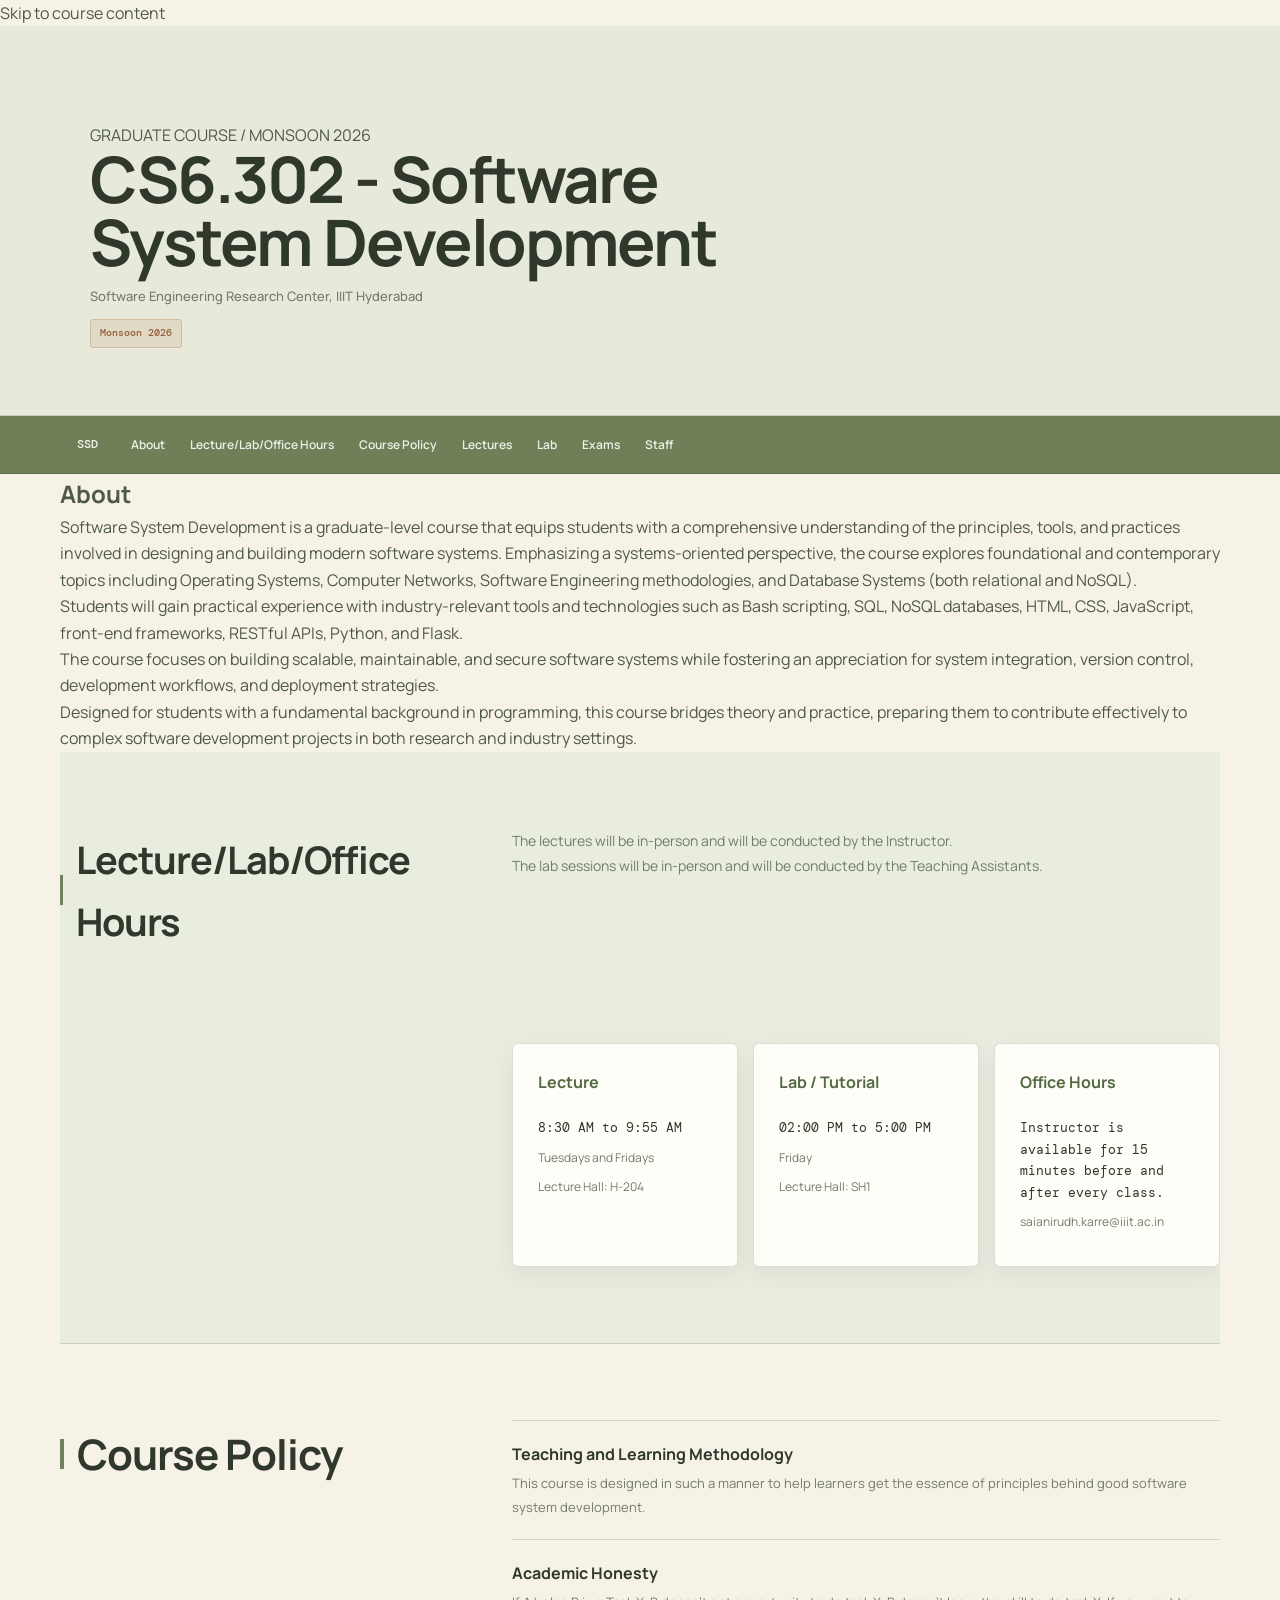
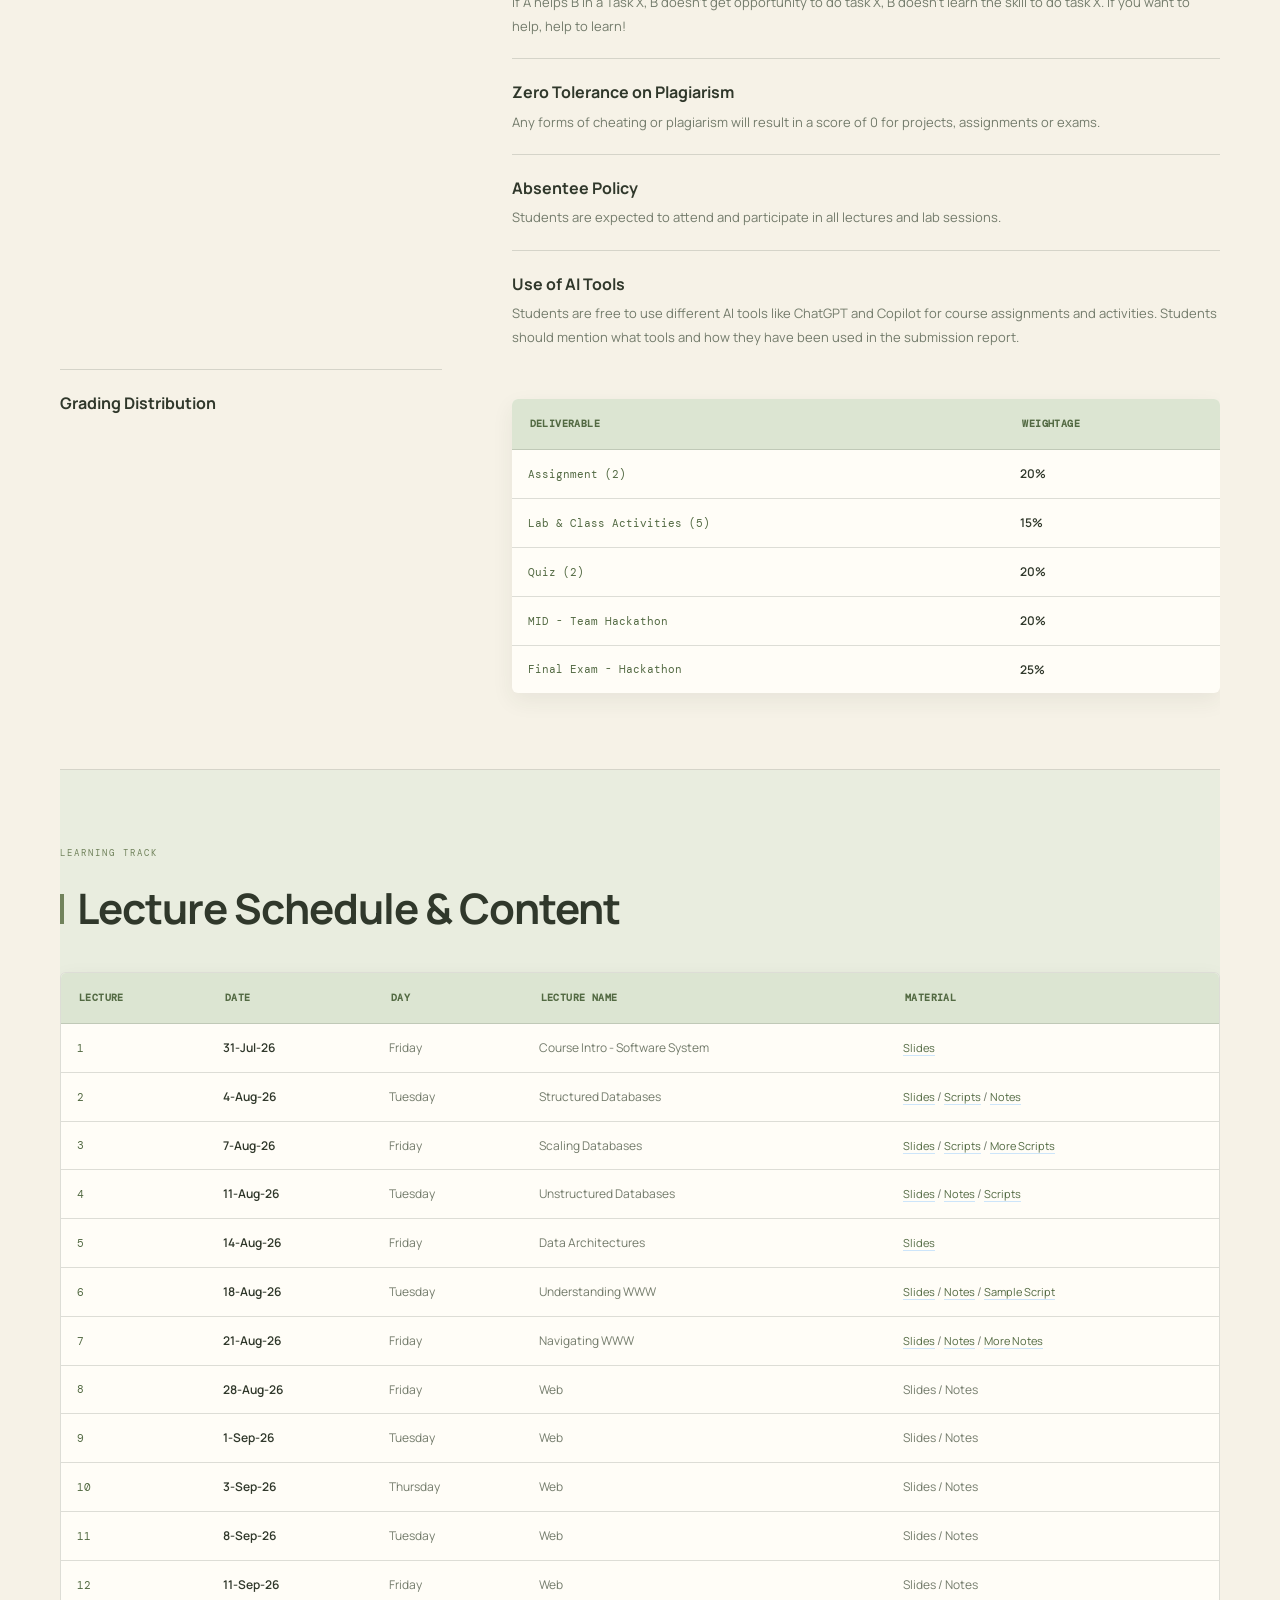
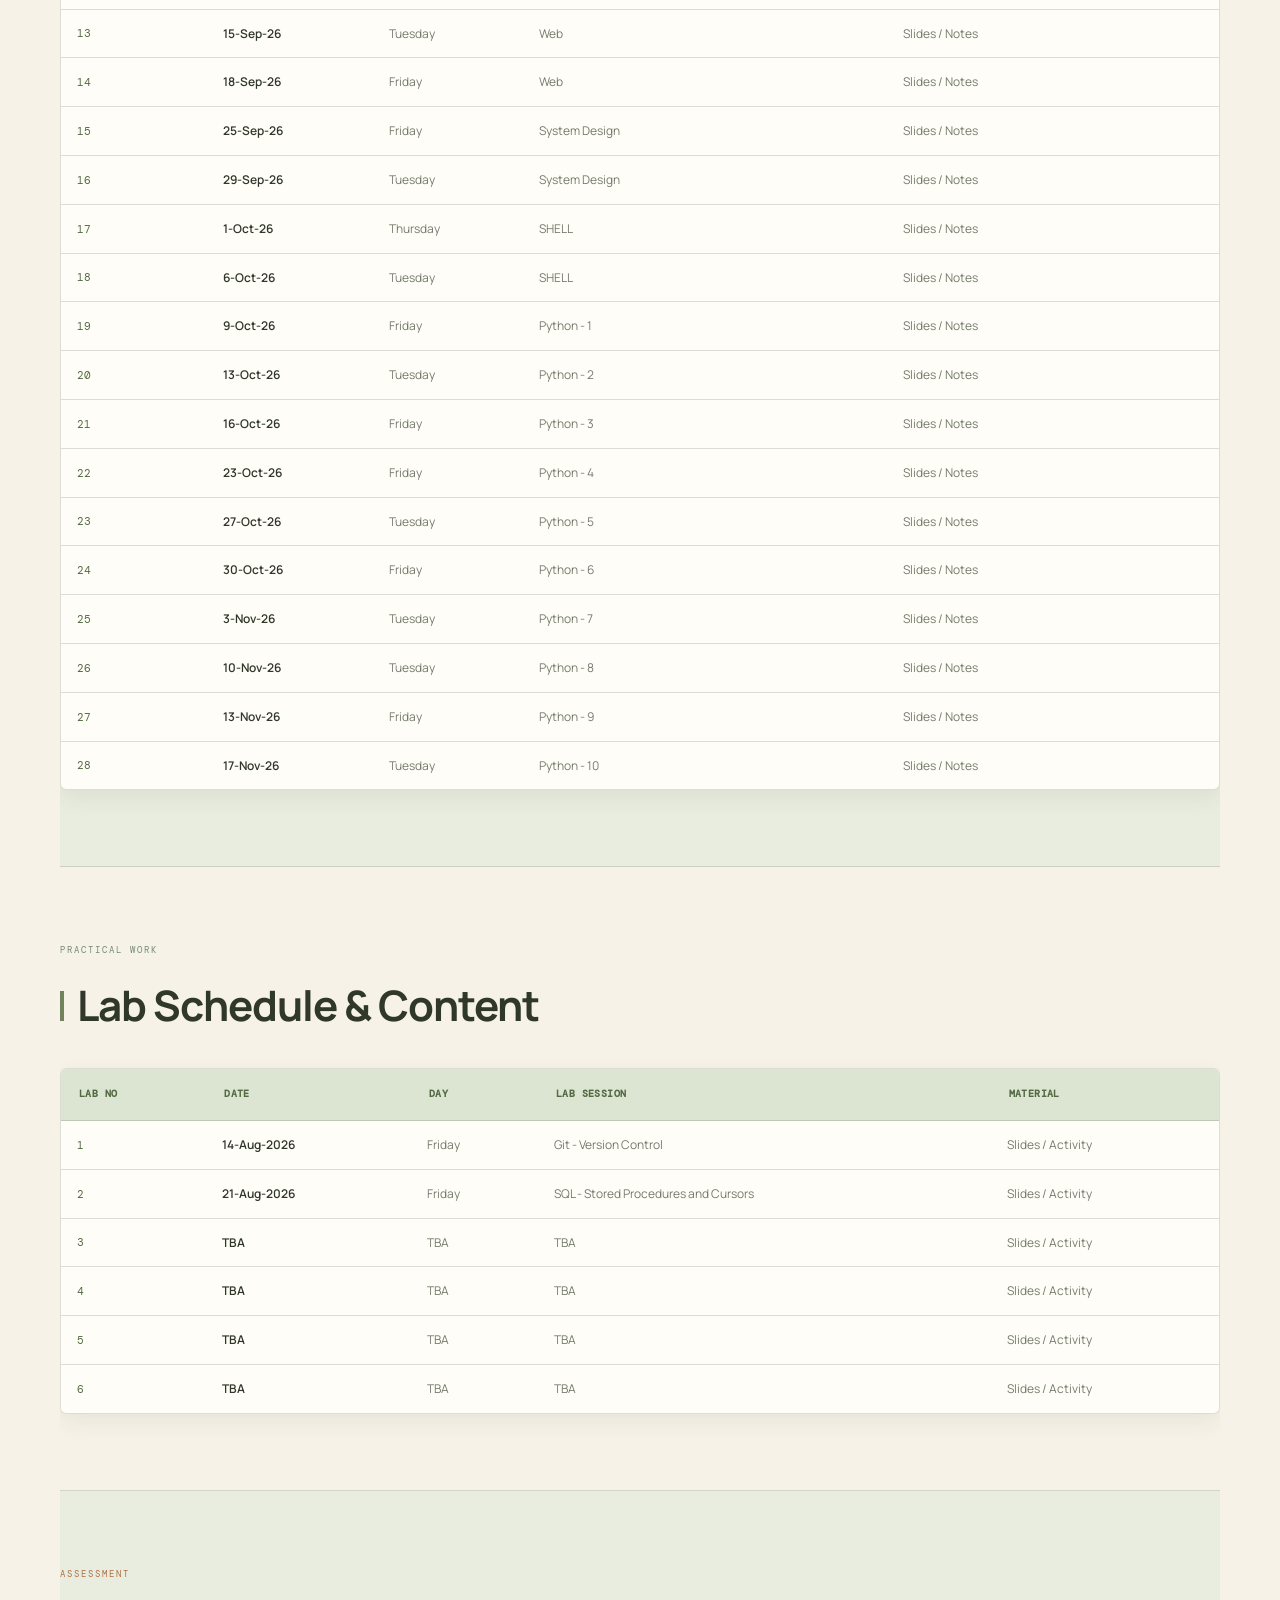
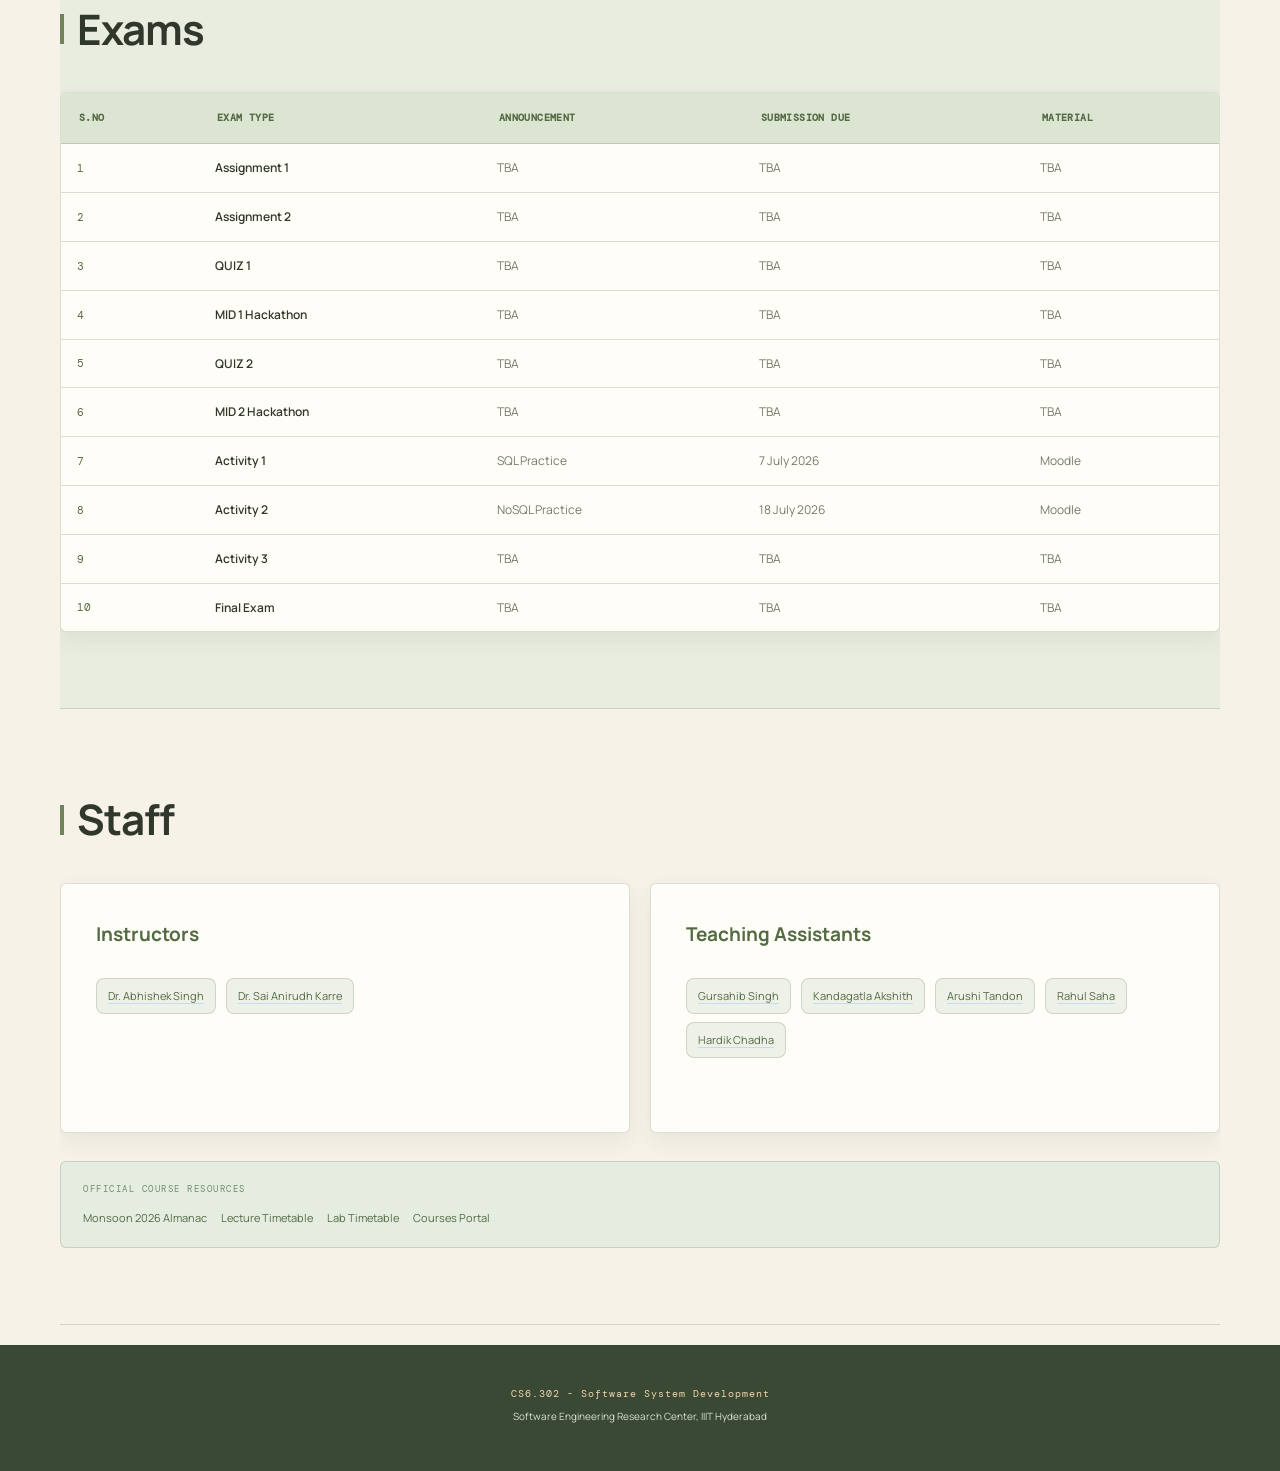
<file: ssdcoursepage.html>
<!DOCTYPE html>
<html lang="en">

<head>
    <meta name="viewport"
          content="width=device-width, initial-scale=1.0">

    <title>CS6.302 - Software System Development</title>

    <link rel="stylesheet"
          href="ssdcourse.css">

</head>


<body>

    <a class="skip-link" href="#main-content">
        Skip to course content
    </a>

    <header>

        <p class="header-kicker">
            GRADUATE COURSE / MONSOON 2026
        </p>

        <h1>
            CS6.302 - Software System Development
        </h1>

        <h3>
            Software Engineering Research Center, IIIT Hyderabad
        </h3>

        <h3>
            Monsoon 2026
    </header>


    <nav aria-label="Course sections">

        <a href="#about">
            About
        </a>

        <a href="#lecture">
            Lecture/Lab/Office Hours
        </a>

        <a href="#policy">
            Course Policy
        </a>

        <a href="#lectures">
            Lectures
        </a>

        <a href="#labs">
            Lab
        </a>

        <a href="#exams">
            Exams
        </a>

        <a href="#staff">
            Staff
        </a>
    </nav>

    <main id="main-content">

        <!-- ABOUT -->

            <h2>
                About
            </h2>

            <p>
                Software System Development is a graduate-level course 
                that equips students with a comprehensive understanding of 
                the principles, tools, and practices involved in designing 
                and building modern software systems. Emphasizing a systems-oriented 
                perspective, the course explores foundational and contemporary 
                topics including Operating Systems, Computer Networks, Software 
                Engineering methodologies, and Database Systems (both relational 
                and NoSQL).
            </p>

            <p>
                Students will gain practical experience with
                industry-relevant tools and technologies such as Bash
                scripting, SQL, NoSQL databases, HTML, CSS, JavaScript,
                front-end frameworks, RESTful APIs, Python, and Flask.
            </p>

            <p>
                The course focuses on building scalable, maintainable,
                and secure software systems while fostering an appreciation
                for system integration, version control, development workflows,
                and deployment strategies.
            </p>

            <p>
                Designed for students with a fundamental background in
                programming, this course bridges theory and practice,
                preparing them to contribute effectively to complex
                software development projects in both research and
                industry settings.
            </p>

        </section>

        <section id="lecture">

            <h2>
                Lecture/Lab/Office Hours
            </h2>

            <p>
                The lectures will be in-person and will be conducted
                by the Instructor.
            <br>
                The lab sessions will be in-person and will be
                conducted by the Teaching Assistants.
            </p>

            <div class="info-grid">

                <div class="info-card">

                    <h3>
                        Lecture
                    </h3>

                    <p>
                        8:30 AM to 9:55 AM
                    </p>

                    <p>
                        Tuesdays and Fridays
                    </p>

                    <p>
                        Lecture Hall: H-204
                    </p>

                </div>


                <div class="info-card">

                    <h3>
                        Lab / Tutorial
                    </h3>

                    <p>
                        02:00 PM to 5:00 PM
                    </p>

                    <p>
                        Friday
                    </p>

                    <p>
                        Lecture Hall: SH1
                    </p>

                </div>


                <div class="info-card">

                    <h3>
                        Office Hours
                    </h3>

                    <p>
                        Instructor is available for 15 minutes
                        before and after every class.
                    </p>

                    <p>
                        saianirudh.karre@iiit.ac.in
                    </p>

                </div>

            </div>

        </section>


        <!-- COURSE POLICY -->

        <section id="policy">

            <h2>
                Course Policy
            </h2>

            <h3>
                Teaching and Learning Methodology
            </h3>

            <p>
                This course is designed in such a manner to help
                learners get the essence of principles behind good
                software system development.
            </p>

            <h3>
                Academic Honesty
            </h3>

            <p>
                If A helps B in a Task X, B doesn't get opportunity
                to do task X, B doesn't learn the skill to do task X.
                If you want to help, help to learn!
            </p>

            <h3>
                Zero Tolerance on Plagiarism
            </h3>

            <p>
                Any forms of cheating or plagiarism will result in
                a score of 0 for projects, assignments or exams.
            </p>

            <h3>
                Absentee Policy
            </h3>

            <p>
                Students are expected to attend and participate in
                all lectures and lab sessions.
            </p>

            <h3>
                Use of AI Tools
            </h3>

            <p>
                Students are free to use different AI tools like
                ChatGPT and Copilot for course assignments and
                activities. Students should mention what tools and
                how they have been used in the submission report.
            </p>

            <h3>
                Grading Distribution
            </h3>

            <table>

                <tr>
                    <th>Deliverable</th>
                    <th>Weightage</th>
                </tr>

                <tr>
                    <td>Assignment (2)</td>
                    <td>20%</td>
                </tr>

                <tr>
                    <td>Lab & Class Activities (5)</td>
                    <td>15%</td>
                </tr>

                <tr>
                    <td>Quiz (2)</td>
                    <td>20%</td>
                </tr>

                <tr>
                    <td>MID - Team Hackathon</td>
                    <td>20%</td>
                </tr>

                <tr>
                    <td>Final Exam - Hackathon</td>
                    <td>25%</td>
                </tr>

            </table>

        </section>


        <!-- LECTURES -->

        <section id="lectures">

            <h2>
                Lecture Schedule & Content
            </h2>

            <table>

                <tr>

                    <th>
                        Lecture
                    </th>

                    <th>
                        Date
                    </th>

                    <th>
                        Day
                    </th>

                    <th>
                        Lecture Name
                    </th>

                    <th>
                        Material
                    </th>

                </tr>


                <tr>
                    <td>1</td>
                    <td>31-Jul-26</td>
                    <td>Friday</td>
                    <td>Course Intro - Software System</td>
                    <td><a class="resource-link" href="https://docs.google.com/viewer?url=https://raw.githubusercontent.com/serc-iiith/serc-iiith.github.io/main/CourseContent/CS6302_M26/SSD_Class1.pdf" target="_blank" rel="noopener noreferrer">Slides</a></td>
                </tr>


                <tr>
                    <td>2</td>
                    <td>4-Aug-26</td>
                    <td>Tuesday</td>
                    <td>Structured Databases</td>
                    <td><a class="resource-link" href="https://docs.google.com/viewer?url=https://raw.githubusercontent.com/serc-iiith/serc-iiith.github.io/main/CourseContent/CS6302_M26/StructuredData.pdf" target="_blank" rel="noopener noreferrer">Slides</a> / <a class="resource-link" href="https://docs.google.com/viewer?url=https://raw.githubusercontent.com/serc-iiith/serc-iiith.github.io/main/CourseContent/CS6302_M26/databases.sql" target="_blank" rel="noopener noreferrer">Scripts</a> / <a class="resource-link" href="https://tinted-rumba-8c6.notion.site/Structured-Databases-2456a6248bf6805f83e1cbf0a58761ec" target="_blank" rel="noopener noreferrer">Notes</a></td>
                </tr>


                <tr>
                    <td>3</td>
                    <td>7-Aug-26</td>
                    <td>Friday</td>
                    <td>Scaling Databases</td>
                    <td><a class="resource-link" href="https://docs.google.com/viewer?url=https://raw.githubusercontent.com/serc-iiith/serc-iiith.github.io/main/CourseContent/CS6302_M26/ScalingDatabases.pdf" target="_blank" rel="noopener noreferrer">Slides</a> / <a class="resource-link" href="https://docs.google.com/viewer?url=https://raw.githubusercontent.com/serc-iiith/serc-iiith.github.io/main/CourseContent/CS6302_M26/databases_2.sql" target="_blank" rel="noopener noreferrer">Scripts</a> / <a class="resource-link" href="https://docs.google.com/viewer?url=https://raw.githubusercontent.com/serc-iiith/serc-iiith.github.io/main/CourseContent/CS6302_M26/databases_3.sql" target="_blank" rel="noopener noreferrer">More Scripts</a></td>
                </tr>


                <tr>
                    <td>4</td>
                    <td>11-Aug-26</td>
                    <td>Tuesday</td>
                    <td>Unstructured Databases</td>
                    <td><a class="resource-link" href="https://docs.google.com/viewer?url=https://raw.githubusercontent.com/serc-iiith/serc-iiith.github.io/main/CourseContent/CS6302_M26/UnStructuredDatabases.pdf" target="_blank" rel="noopener noreferrer">Slides</a> / <a class="resource-link" href="https://tinted-rumba-8c6.notion.site/Unstructured-Databases-24b6a6248bf680679b36e76c33d301c4" target="_blank" rel="noopener noreferrer">Notes</a> / <a class="resource-link" href="https://raw.githubusercontent.com/serc-iiith/serc-iiith.github.io/refs/heads/main/CourseContent/CS6302_M26/mongo.txt" target="_blank" rel="noopener noreferrer">Scripts</a></td>
                </tr>


                <tr>
                    <td>5</td>
                    <td>14-Aug-26</td>
                    <td>Friday</td>
                    <td>Data Architectures</td>
                    <td><a class="resource-link" href="https://docs.google.com/viewer?url=https://raw.githubusercontent.com/serc-iiith/serc-iiith.github.io/main/CourseContent/CS6302_M26/DatabaseArchitectures.pdf" target="_blank" rel="noopener noreferrer">Slides</a></td>
                </tr>


                <tr>
                    <td>6</td>
                    <td>18-Aug-26</td>
                    <td>Tuesday</td>
                    <td>Understanding WWW</td>
                    <td><a class="resource-link" href="https://docs.google.com/viewer?url=https://raw.githubusercontent.com/serc-iiith/serc-iiith.github.io/main/CourseContent/CS6302_M26/www.pdf" target="_blank" rel="noopener noreferrer">Slides</a> / <a class="resource-link" href="https://tinted-rumba-8c6.notion.site/Web-Technology-2566a6248bf6800488d0c13a992502e4" target="_blank" rel="noopener noreferrer">Notes</a> / <a class="resource-link" href="https://raw.githubusercontent.com/serc-iiith/serc-iiith.github.io/refs/heads/main/CourseContent/CS6302_M26/samplehtml.html" target="_blank" rel="noopener noreferrer">Sample Script</a></td>
                </tr>


                <tr>
                    <td>7</td>
                    <td>21-Aug-26</td>
                    <td>Friday</td>
                    <td>Navigating WWW</td>
                    <td><a class="resource-link" href="https://docs.google.com/viewer?url=https://raw.githubusercontent.com/serc-iiith/serc-iiith.github.io/main/CourseContent/CS6302_M26/WebLanguages.pdf" target="_blank" rel="noopener noreferrer">Slides</a> / <a class="resource-link" href="https://github.com/serc-iiith/serc-iiith.github.io/blob/main/CourseContent/CS6302_M26/html.md" target="_blank" rel="noopener noreferrer">Notes</a> / <a class="resource-link" href="https://github.com/serc-iiith/serc-iiith.github.io/blob/main/CourseContent/CS6302_M26/css.md" target="_blank" rel="noopener noreferrer">More Notes</a></td>
                </tr>


                <tr>
                    <td>8</td>
                    <td>28-Aug-26</td>
                    <td>Friday</td>
                    <td>Web</td>
                    <td>Slides / Notes</td>
                </tr>


                <tr>
                    <td>9</td>
                    <td>1-Sep-26</td>
                    <td>Tuesday</td>
                    <td>Web</td>
                    <td>Slides / Notes</td>
                </tr>


                <tr>
                    <td>10</td>
                    <td>3-Sep-26</td>
                    <td>Thursday</td>
                    <td>Web</td>
                    <td>Slides / Notes</td>
                </tr>


                <tr>
                    <td>11</td>
                    <td>8-Sep-26</td>
                    <td>Tuesday</td>
                    <td>Web</td>
                    <td>Slides / Notes</td>
                </tr>


                <tr>
                    <td>12</td>
                    <td>11-Sep-26</td>
                    <td>Friday</td>
                    <td>Web</td>
                    <td>Slides / Notes</td>
                </tr>


                <tr>
                    <td>13</td>
                    <td>15-Sep-26</td>
                    <td>Tuesday</td>
                    <td>Web</td>
                    <td>Slides / Notes</td>
                </tr>


                <tr>
                    <td>14</td>
                    <td>18-Sep-26</td>
                    <td>Friday</td>
                    <td>Web</td>
                    <td>Slides / Notes</td>
                </tr>


                <tr>
                    <td>15</td>
                    <td>25-Sep-26</td>
                    <td>Friday</td>
                    <td>System Design</td>
                    <td>Slides / Notes</td>
                </tr>


                <tr>
                    <td>16</td>
                    <td>29-Sep-26</td>
                    <td>Tuesday</td>
                    <td>System Design</td>
                    <td>Slides / Notes</td>
                </tr>


                <tr>
                    <td>17</td>
                    <td>1-Oct-26</td>
                    <td>Thursday</td>
                    <td>SHELL</td>
                    <td>Slides / Notes</td>
                </tr>


                <tr>
                    <td>18</td>
                    <td>6-Oct-26</td>
                    <td>Tuesday</td>
                    <td>SHELL</td>
                    <td>Slides / Notes</td>
                </tr>


                <tr>
                    <td>19</td>
                    <td>9-Oct-26</td>
                    <td>Friday</td>
                    <td>Python - 1</td>
                    <td>Slides / Notes</td>
                </tr>


                <tr>
                    <td>20</td>
                    <td>13-Oct-26</td>
                    <td>Tuesday</td>
                    <td>Python - 2</td>
                    <td>Slides / Notes</td>
                </tr>


                <tr>
                    <td>21</td>
                    <td>16-Oct-26</td>
                    <td>Friday</td>
                    <td>Python - 3</td>
                    <td>Slides / Notes</td>
                </tr>


                <tr>
                    <td>22</td>
                    <td>23-Oct-26</td>
                    <td>Friday</td>
                    <td>Python - 4</td>
                    <td>Slides / Notes</td>
                </tr>


                <tr>
                    <td>23</td>
                    <td>27-Oct-26</td>
                    <td>Tuesday</td>
                    <td>Python - 5</td>
                    <td>Slides / Notes</td>
                </tr>


                <tr>
                    <td>24</td>
                    <td>30-Oct-26</td>
                    <td>Friday</td>
                    <td>Python - 6</td>
                    <td>Slides / Notes</td>
                </tr>


                <tr>
                    <td>25</td>
                    <td>3-Nov-26</td>
                    <td>Tuesday</td>
                    <td>Python - 7</td>
                    <td>Slides / Notes</td>
                </tr>


                <tr>
                    <td>26</td>
                    <td>10-Nov-26</td>
                    <td>Tuesday</td>
                    <td>Python - 8</td>
                    <td>Slides / Notes</td>
                </tr>


                <tr>
                    <td>27</td>
                    <td>13-Nov-26</td>
                    <td>Friday</td>
                    <td>Python - 9</td>
                    <td>Slides / Notes</td>
                </tr>


                <tr>
                    <td>28</td>
                    <td>17-Nov-26</td>
                    <td>Tuesday</td>
                    <td>Python - 10</td>
                    <td>Slides / Notes</td>
                </tr>

            </table>

        </section>


        <!-- LABS -->

        <section id="labs">

            <h2>
                Lab Schedule & Content
            </h2>

            <table>

                <tr>

                    <th>Lab No</th>

                    <th>Date</th>

                    <th>Day</th>

                    <th>Lab Session</th>

                    <th>Material</th>

                </tr>


                <tr>

                    <td>1</td>

                    <td>14-Aug-2026</td>

                    <td>Friday</td>

                    <td>
                        Git - Version Control
                    </td>

                    <td>
                        Slides / Activity
                    </td>

                </tr>


                <tr>

                    <td>2</td>

                    <td>21-Aug-2026</td>

                    <td>Friday</td>

                    <td>
                        SQL - Stored Procedures and Cursors
                    </td>

                    <td>
                        Slides / Activity
                    </td>

                </tr>


                <tr>

                    <td>3</td>

                    <td>TBA</td>

                    <td>TBA</td>

                    <td>TBA</td>

                    <td>Slides / Activity</td>

                </tr>


                <tr>

                    <td>4</td>

                    <td>TBA</td>

                    <td>TBA</td>

                    <td>TBA</td>

                    <td>Slides / Activity</td>

                </tr>


                <tr>

                    <td>5</td>

                    <td>TBA</td>

                    <td>TBA</td>

                    <td>TBA</td>

                    <td>Slides / Activity</td>

                </tr>


                <tr>

                    <td>6</td>

                    <td>TBA</td>

                    <td>TBA</td>

                    <td>TBA</td>

                    <td>Slides / Activity</td>

                </tr>

            </table>

        </section>


        <!-- EXAMS -->

        <section id="exams">

            <h2>
                Exams
            </h2>

            <table>

                <tr>

                    <th>S.No</th>

                    <th>Exam Type</th>

                    <th>Announcement</th>

                    <th>Submission Due</th>

                    <th>Material</th>

                </tr>


                <tr>

                    <td>1</td>

                    <td>Assignment 1</td>

                    <td>TBA</td>

                    <td>TBA</td>

                    <td>TBA</td>

                </tr>


                <tr>

                    <td>2</td>

                    <td>Assignment 2</td>

                    <td>TBA</td>

                    <td>TBA</td>

                    <td>TBA</td>

                </tr>


                <tr>

                    <td>3</td>

                    <td>QUIZ 1</td>

                    <td>TBA</td>

                    <td>TBA</td>

                    <td>TBA</td>

                </tr>


                <tr>

                    <td>4</td>

                    <td>MID 1 Hackathon</td>

                    <td>TBA</td>

                    <td>TBA</td>

                    <td>TBA</td>

                </tr>


                <tr>

                    <td>5</td>

                    <td>QUIZ 2</td>

                    <td>TBA</td>

                    <td>TBA</td>

                    <td>TBA</td>

                </tr>


                <tr>

                    <td>6</td>

                    <td>MID 2 Hackathon</td>

                    <td>TBA</td>

                    <td>TBA</td>

                    <td>TBA</td>

                </tr>


                <tr>

                    <td>7</td>

                    <td>Activity 1</td>

                    <td>SQL Practice</td>

                    <td>7 July 2026</td>

                    <td>Moodle</td>

                </tr>


                <tr>

                    <td>8</td>

                    <td>Activity 2</td>

                    <td>NoSQL Practice</td>

                    <td>18 July 2026</td>

                    <td>Moodle</td>

                </tr>


                <tr>

                    <td>9</td>

                    <td>Activity 3</td>

                    <td>TBA</td>

                    <td>TBA</td>

                    <td>TBA</td>

                </tr>


                <tr>

                    <td>10</td>

                    <td>Final Exam</td>

                    <td>TBA</td>

                    <td>TBA</td>

                    <td>TBA</td>

                </tr>

            </table>

        </section>


        <!-- STAFF -->

        <section id="staff">

            <h2>
                Staff
            </h2>


            <div class="staff-grid">

                <div class="staff-card">

                    <h3>
                        Instructors
                    </h3>

                    <p>
                        <a class="resource-link" href="https://sites.google.com/view/abhishek-singh/home" target="_blank" rel="noopener noreferrer">Dr. Abhishek Singh</a>
                    </p>

                    <p>
                        <a class="resource-link" href="https://sai11101989.github.io/" target="_blank" rel="noopener noreferrer">Dr. Sai Anirudh Karre</a>
                    </p>

                </div>


                <div class="staff-card">

                    <h3>
                        Teaching Assistants
                    </h3>

                    <p>
                        <a class="resource-link" href="https://www.linkedin.com/in/gursahib-singh-18392736a/" target="_blank" rel="noopener noreferrer">Gursahib Singh</a>
                    </p>

                    <p>
                        <a class="resource-link" href="https://www.linkedin.com/in/kandagatla-akshith-4b9a5131b/" target="_blank" rel="noopener noreferrer">Kandagatla Akshith</a>
                    </p>

                    <p>
                        <a class="resource-link" href="https://www.linkedin.com/in/arushi-tandon-5139982a0/" target="_blank" rel="noopener noreferrer">Arushi Tandon</a>
                    </p>

                    <p>
                        <a class="resource-link" href="https://www.linkedin.com/in/rahulsaha99/" target="_blank" rel="noopener noreferrer">Rahul Saha</a>
                    </p>

                    <p>
                        <a class="resource-link" href="https://www.linkedin.com/in/hardik-chadha-876338266/" target="_blank" rel="noopener noreferrer">Hardik Chadha</a>
                    </p>

                </div>

            </div>

            <div class="course-resources">
                <p class="resource-label">OFFICIAL COURSE RESOURCES</p>
                <a href="https://intranet.iiit.ac.in/offices/static/files/Monsoon_2026_Almanac_Final.pdf" target="_blank" rel="noopener noreferrer">Monsoon 2026 Almanac</a>
                <a href="https://intranet.iiit.ac.in/offices/static/files/Lecture_Timetable_M26-V3.pdf" target="_blank" rel="noopener noreferrer">Lecture Timetable</a>
                <a href="https://intranet.iiit.ac.in/offices/static/files/Non-UG1_Lab%26Tutorial_timetable_M26-V3.pdf" target="_blank" rel="noopener noreferrer">Lab Timetable</a>
                <a href="https://courses.iiit.ac.in/course/view.php?id=5840" target="_blank" rel="noopener noreferrer">Courses Portal</a>
            </div>

        </section>


    </main>


    <footer>

        <p>
            CS6.302 - Software System Development
        </p>

        <p>
            Software Engineering Research Center,
            IIIT Hyderabad
        </p>

    </footer>


</body>

</html>
</file>
<file: ssdcourse.css>
/* =========================================================
   CS6.302 — SOFTWARE SYSTEM DEVELOPMENT
   DESIGN: MODERN ACADEMIC COMMAND CENTER
   ========================================================= */

@import url('https://fonts.googleapis.com/css2?family=DM+Mono:wght@400;500&family=Manrope:wght@400;500;600;700;800&display=swap');


/* =========================================================
   VARIABLES
   ========================================================= */

:root {

    --navy: #07111f;
    --navy-2: #0b1829;
    --navy-3: #101f33;

    --blue: #4da3ff;
    --blue-bright: #71b8ff;
    --blue-soft: rgba(77,163,255,.12);

    --cyan: #54d6d0;

    --amber: #f5b94c;
    --amber-soft: rgba(245,185,76,.12);

    --white: #f5f8fc;
    --text: #dbe5f0;
    --muted: #91a0b2;
    --muted-2: #68798e;

    --line: rgba(255,255,255,.085);

    --card: rgba(16,31,51,.76);

    --radius: 18px;
}


/* =========================================================
   RESET
   ========================================================= */

* {
    margin: 0;
    padding: 0;
    box-sizing: border-box;
}

html {
    scroll-behavior: smooth;
    scroll-padding-top: 100px;
}

body {

    font-family: 'Manrope', sans-serif;

    background:
        radial-gradient(
            circle at 75% 0%,
            rgba(77,163,255,.13),
            transparent 25%
        ),
        radial-gradient(
            circle at 5% 45%,
            rgba(84,214,208,.06),
            transparent 25%
        ),
        var(--navy);

    color: var(--text);

    line-height: 1.7;

    overflow-x: hidden;
}

body::before {

    content: "";

    position: fixed;

    inset: 0;

    pointer-events: none;

    background-image:
        linear-gradient(
            rgba(255,255,255,.018) 1px,
            transparent 1px
        ),
        linear-gradient(
            90deg,
            rgba(255,255,255,.018) 1px,
            transparent 1px
        );

    background-size: 55px 55px;

    mask-image: linear-gradient(
        to bottom,
        black,
        transparent 80%
    );

    z-index: -1;
}

a {
    color: inherit;
    text-decoration: none;
}

::selection {
    background: var(--blue);
    color: var(--navy);
}


/* =========================================================
   HEADER
   ========================================================= */

header {

    min-height: 480px;

    padding: 110px max(6vw, 30px) 80px;

    position: relative;

    display: flex;

    flex-direction: column;

    justify-content: center;

    overflow: hidden;

    border-bottom: 1px solid var(--line);
}

header::before {

    content: "CS6.302";

    position: absolute;

    right: -30px;
    bottom: -100px;

    font-size: clamp(160px, 24vw, 350px);

    line-height: 1;

    font-weight: 800;

    color: rgba(255,255,255,.025);

    letter-spacing: -15px;

    pointer-events: none;
}

header::after {

    content: "";

    position: absolute;

    width: 350px;
    height: 350px;

    border-radius: 50%;

    border: 1px solid rgba(77,163,255,.13);

    right: 13%;
    top: 50%;

    transform: translateY(-50%);

    box-shadow:
        0 0 0 70px rgba(77,163,255,.018),
        0 0 0 140px rgba(77,163,255,.012);
}

header h1 {

    max-width: 900px;

    font-size: clamp(
        42px,
        6vw,
        82px
    );

    line-height: .98;

    letter-spacing: -4px;

    color: var(--white);

    position: relative;

    z-index: 2;
}

header h1::first-line {
    color: white;
}

header h3 {

    position: relative;

    z-index: 2;

    margin-top: 18px;

    color: var(--muted);

    font-size: 14px;

    font-weight: 500;
}

header h3:last-child {

    display: inline-flex;

    width: fit-content;

    padding: 7px 12px;

    border-radius: 50px;

    background: var(--blue-soft);

    border: 1px solid rgba(77,163,255,.18);

    color: var(--blue-bright);

    font-family: 'DM Mono', monospace;

    font-size: 10px;

    letter-spacing: 1px;
}


/* =========================================================
   NAVIGATION
   ========================================================= */

nav {

    position: sticky;

    top: 0;

    z-index: 1000;

    min-height: 68px;

    padding: 0 max(6vw, 30px);

    display: flex;

    align-items: center;

    gap: 5px;

    overflow-x: auto;

    background: rgba(7,17,31,.86);

    backdrop-filter: blur(20px);

    border-bottom: 1px solid var(--line);

    scrollbar-width: none;
}

nav::-webkit-scrollbar {
    display: none;
}

nav::before {

    content: "SSD";

    flex-shrink: 0;

    margin-right: 25px;

    color: var(--blue);

    font-family: 'DM Mono', monospace;

    font-weight: 500;

    font-size: 12px;

    letter-spacing: 2px;
}

nav a {

    flex-shrink: 0;

    padding: 10px 13px;

    border-radius: 8px;

    color: var(--muted);

    font-size: 11px;

    font-weight: 700;

    transition: .25s ease;
}

nav a:hover {

    background: var(--blue-soft);

    color: var(--blue-bright);

}


/* =========================================================
   MAIN
   ========================================================= */

main {

    width: min(
        calc(100% - 60px),
        1240px
    );

    margin: auto;
    overflow-x: clip;
}


/* =========================================================
   SECTIONS
   ========================================================= */

section {

    padding: 95px 0;

    border-bottom: 1px solid var(--line);
}

section h2 {

    display: flex;

    align-items: center;

    gap: 18px;

    color: var(--white);

    font-size: clamp(30px,4vw,48px);

    letter-spacing: -2px;

    margin-bottom: 35px;
}

section h2::before {

    content: "";

    display: block;

    width: 7px;

    height: 38px;

    border-radius: 10px;

    background: linear-gradient(
        var(--blue),
        var(--cyan)
    );
}

section > p {

    max-width: 1000px;

    color: var(--muted);

    font-size: 14px;

    line-height: 1.9;

    margin-bottom: 17px;
}


/* =========================================================
   ABOUT
   ========================================================= */

#about {

    display: grid;

    grid-template-columns: .75fr 1.25fr;

    column-gap: 80px;

    align-items: start;
}

#about h2 {

    grid-row: 1 / span 5;

    margin-bottom: 0;

    position: sticky;

    top: 120px;
}

#about h2::after {

    content: "COURSE OVERVIEW";

    position: absolute;

    left: 25px;

    top: 70px;

    font-family: 'DM Mono', monospace;

    color: var(--muted-2);

    font-size: 9px;

    letter-spacing: 1.5px;
}


/* =========================================================
   LECTURE / LAB
   ========================================================= */

#lecture {

    display: grid;

    grid-template-columns: .7fr 1.3fr;

    gap: 70px;
}

#lecture > h2 {

    margin: 0;

    font-size: clamp(24px, 3vw, 38px);

    letter-spacing: -1px;

    align-self: start;

    position: sticky;

    top: 120px;
}

#lecture > p {

    grid-column: 2;
}

.info-grid {

    grid-column: 2;

    display: grid;

    grid-template-columns: repeat(3, 1fr);

    gap: 15px;

    margin-top: 20px;
}

.info-card {

    min-height: 220px;

    padding: 25px;

    border-radius: var(--radius);

    background: var(--card);

    border: 1px solid var(--line);

    transition: .3s ease;

    position: relative;

    overflow: hidden;
}

.info-card::before {

    content: "";

    position: absolute;

    width: 100px;
    height: 100px;

    border-radius: 50%;

    background: var(--blue-soft);

    top: -50px;
    right: -50px;
}

.info-card:hover {

    transform: translateY(-7px);

    border-color: rgba(77,163,255,.3);

    box-shadow:
        0 25px 60px rgba(0,0,0,.2);
}

.info-card h3 {

    color: var(--blue-bright);

    font-size: 16px;

    margin-bottom: 22px;
}

.info-card p {

    color: var(--muted);

    font-size: 12px;

    margin-bottom: 9px;
}

.info-card p:first-of-type {

    color: var(--white);

    font-family: 'DM Mono', monospace;

    font-size: 13px;
}


/* =========================================================
   COURSE POLICY
   ========================================================= */

#policy {

    display: grid;

    grid-template-columns: .7fr 1.3fr;

    column-gap: 70px;
}

#policy h2 {

    grid-row: span 10;

    position: sticky;

    top: 120px;

    align-self: start;
}

#policy h3 {

    margin-top: 0;

    padding: 20px 0 5px;

    color: var(--white);

    font-size: 16px;

    border-top: 1px solid var(--line);
}

#policy p {

    max-width: 850px;

    color: var(--muted);

    font-size: 13px;

    margin-bottom: 20px;
}


/* =========================================================
   TABLE WRAPPER EFFECT
   ========================================================= */

#lectures,
#labs,
#exams {

    overflow: hidden;
}

#lectures table,
#labs table,
#exams table {

    width: 100%;

    border-collapse: separate;

    border-spacing: 0;

    background: rgba(16,31,51,.6);

    border: 1px solid var(--line);

    border-radius: 18px;

    overflow: hidden;
}


/* =========================================================
   TABLES
   ========================================================= */

table th {

    padding: 17px 18px;

    text-align: left;

    color: var(--blue-bright);

    background:
        rgba(77,163,255,.08);

    font-family: 'DM Mono', monospace;

    font-size: 9px;

    letter-spacing: 1px;

    text-transform: uppercase;

    border-bottom: 1px solid var(--line);

    white-space: nowrap;
}

table td {

    padding: 16px 18px;

    color: var(--muted);

    font-size: 12px;

    border-bottom: 1px solid var(--line);

}

table tr:last-child td {
    border-bottom: none;
}

table tbody tr,
table tr {

    transition: .2s ease;
}

table tr:hover td {

    background: rgba(77,163,255,.045);

    color: var(--text);
}

table td:first-child {

    color: var(--blue);

    font-family: 'DM Mono', monospace;

    font-size: 11px;
}

table td:nth-child(2) {

    color: var(--white);

    font-weight: 600;
}


/* =========================================================
   POLICY TABLE
   ========================================================= */

#policy table {

    grid-column: 2;

    width: 100%;

    margin-top: 30px;

    border-collapse: collapse;

    background: rgba(16,31,51,.6);

    border-radius: 15px;

    overflow: hidden;
}


/* =========================================================
   SECTION ACCENT LABELS
   ========================================================= */

#lectures::before {

    content: "LEARNING TRACK";

    display: block;

    font-family: 'DM Mono', monospace;

    color: var(--blue);

    font-size: 9px;

    letter-spacing: 2px;

    margin-bottom: 13px;
}

#labs::before {

    content: "PRACTICAL WORK";

    display: block;

    font-family: 'DM Mono', monospace;

    color: var(--cyan);

    font-size: 9px;

    letter-spacing: 2px;

    margin-bottom: 13px;
}

#exams::before {

    content: "ASSESSMENT";

    display: block;

    font-family: 'DM Mono', monospace;

    color: var(--amber);

    font-size: 9px;

    letter-spacing: 2px;

    margin-bottom: 13px;
}


/* =========================================================
   STAFF
   ========================================================= */

.staff-grid {

    display: grid;

    grid-template-columns: repeat(2, 1fr);

    gap: 20px;
}

.staff-card {

    padding: 35px;

    min-height: 250px;

    border-radius: 22px;

    background:
        linear-gradient(
            145deg,
            rgba(16,31,51,.95),
            rgba(10,22,37,.8)
        );

    border: 1px solid var(--line);

    position: relative;

    overflow: hidden;

    transition: .3s ease;
}

.staff-card::after {

    content: "";

    position: absolute;

    width: 180px;
    height: 180px;

    border-radius: 50%;

    border: 1px solid rgba(77,163,255,.08);

    right: -90px;
    bottom: -90px;
}

.staff-card:hover {

    transform: translateY(-7px);

    border-color: rgba(77,163,255,.28);
}

.staff-card h3 {

    color: var(--blue-bright);

    font-size: 19px;

    margin-bottom: 28px;
}

.staff-card p {

    display: inline-flex;

    margin: 0 7px 8px 0;

    padding: 8px 11px;

    border-radius: 8px;

    background: rgba(255,255,255,.04);

    border: 1px solid rgba(255,255,255,.06);

    color: var(--text);

    font-size: 11px;
}

.course-resources {
    display: flex;
    flex-wrap: wrap;
    align-items: center;
    gap: 10px 14px;
    margin-top: 28px;
    padding: 20px 22px;
    border: 1px solid var(--line);
    border-radius: var(--radius);
    background: rgba(77,163,255,.045);
}

.resource-label {
    flex-basis: 100%;
    margin-bottom: 2px;
    color: var(--cyan);
    font-family: 'DM Mono', monospace;
    font-size: 9px;
    letter-spacing: 1.5px;
}

.course-resources a,
.resource-link {
    color: var(--blue-bright);
    font-size: 11px;
    transition: color .2s ease, transform .2s ease;
}

.course-resources a:hover,
.resource-link:hover {
    color: var(--amber);
}


/* =========================================================
   FOOTER
   ========================================================= */

footer {

    margin-top: 50px;

    padding: 55px max(6vw, 30px);

    border-top: 1px solid var(--line);

    background: rgba(4,10,18,.55);

    text-align: center;
}

footer p {

    color: var(--muted-2);

    font-size: 10px;

    margin-bottom: 6px;
}

footer p:first-child {

    color: var(--blue);

    font-family: 'DM Mono', monospace;

    letter-spacing: 1px;
}


/* =========================================================
   RESPONSIVE — TABLET
   ========================================================= */

@media (max-width: 950px) {

    header::after {
        opacity: .4;
    }

    #about,
    #lecture,
    #policy {

        display: block;
    }

    #about h2,
    #lecture > h2,
    #policy h2 {

        position: static;

        margin-bottom: 35px;
    }

    #about h2::after {
        display: none;
    }

    #lecture > p {
        margin-left: 0;
    }

    .info-grid {

        margin-top: 35px;

        grid-template-columns: repeat(3, 1fr);
    }

    #policy h3 {
        margin-top: 25px;
    }

}


/* =========================================================
   RESPONSIVE — MOBILE
   ========================================================= */

@media (max-width: 700px) {

    header {

        min-height: 430px;

        padding:
            90px 25px
            65px;
    }

    header h1 {

        font-size: 45px;

        letter-spacing: -2.5px;
    }

    header h3 {
        font-size: 12px;
    }

    header::after {
        display: none;
    }

    nav {

        padding: 0 18px;

        min-height: 60px;
    }

    nav::before {
        display: none;
    }

    main {

        width: calc(100% - 34px);
    }

    section {

        padding: 70px 0;
    }

    section h2 {

        font-size: 34px;

        letter-spacing: -1.5px;
    }

    section h2::before {

        width: 5px;

        height: 30px;
    }

    .info-grid {

        grid-template-columns: 1fr;
    }

    table {

        display: block;

        overflow-x: auto;

        white-space: normal;
    }

    #lectures table,
    #labs table,
    #exams table {
        overflow-x: auto;
    }

    table th,
    table td {

        padding: 13px 14px;
    }

    .staff-grid {

        grid-template-columns: 1fr;
    }

    .staff-card {

        min-height: auto;
    }
}


/* =========================================================
   VERY SMALL SCREENS
   ========================================================= */

@media (max-width: 420px) {

    header h1 {
        font-size: 38px;
    }

    section h2 {
        font-size: 30px;
    }

    .info-card {
        padding: 22px;
    }

    .staff-card {
        padding: 25px;
    }
}

/* FINAL POLISH */

header,
section,
footer {
    animation: page-fade .65s ease both;
}

section:nth-child(2) {
    animation-delay: .08s;
}

section:nth-child(3) {
    animation-delay: .14s;
}

.resource-link {
    color: var(--blue-bright);
    text-decoration: underline;
    text-decoration-color: rgba(113,184,255,.35);
    text-underline-offset: 3px;
    transition: color .2s ease, text-decoration-color .2s ease;
}

.resource-link:hover {
    color: var(--amber);
    text-decoration-color: var(--amber);
}

@keyframes page-fade {
    from {
        opacity: 0;
        transform: translateY(10px);
    }
    to {
        opacity: 1;
        transform: translateY(0);
    }
}

@media (prefers-reduced-motion: reduce) {
    header,
    section,
    footer {
        animation: none;
    }
}

/* HUMANIZED COURSE PRESENTATION */

:root {
    --navy: #17232e;
    --navy-2: #1e2c38;
    --navy-3: #243544;
    --blue: #86b7d8;
    --blue-bright: #b9d5e6;
    --blue-soft: rgba(134,183,216,.12);
    --cyan: #9ecbc4;
    --amber: #e5bd77;
    --white: #f4f1e9;
    --text: #d9dedc;
    --muted: #aab4b5;
    --muted-2: #879497;
    --line: rgba(244,241,233,.14);
    --card: #21313d;
    --radius: 6px;
}

body {
    background: #17232e;
    line-height: 1.65;
}

body::before {
    display: none;
}

header {
    min-height: 390px;
    padding: 90px max(7vw, 28px) 62px;
    background: #1b2935;
}

header::before,
header::after {
    display: none;
}

header h1 {
    max-width: 760px;
    font-size: clamp(38px, 5vw, 68px);
    letter-spacing: -2px;
    text-shadow: none;
}

header h3 {
    margin-top: 12px;
    font-size: 13px;
}

header h3:last-child {
    padding: 5px 9px;
    border-radius: 4px;
    letter-spacing: 0;
}

nav {
    min-height: 58px;
    background: #15212b;
    backdrop-filter: none;
    border-bottom-color: var(--line);
}

nav::before {
    margin-right: 18px;
    letter-spacing: 0;
}

nav a {
    padding: 8px 10px;
    border-radius: 4px;
    font-size: 12px;
    font-weight: 600;
}

main {
    width: min(calc(100% - 48px), 1160px);
}

section {
    padding: 76px 0;
}

section h2 {
    gap: 13px;
    font-size: clamp(28px, 3.4vw, 42px);
    letter-spacing: -1px;
    margin-bottom: 28px;
}

section h2::before {
    width: 4px;
    height: 30px;
    border-radius: 0;
    background: var(--blue);
}

section > p {
    font-size: 14px;
    line-height: 1.8;
}

.info-card,
.staff-card,
#lectures table,
#labs table,
#exams table,
#policy table,
.course-resources {
    border-radius: 6px;
    box-shadow: none;
}

.info-card,
.staff-card {
    background: var(--card);
}

.info-card::before,
.staff-card::after {
    display: none;
}

.info-card:hover,
.staff-card:hover {
    transform: translateY(-2px);
    box-shadow: none;
}

table th {
    background: #2a3c4a;
    font-size: 10px;
    letter-spacing: .4px;
}

table td {
    padding: 14px 16px;
}

table tr:hover td {
    background: rgba(134,183,216,.07);
}

table tr:hover td:first-child {
    box-shadow: none;
}

.course-resources {
    background: rgba(134,183,216,.06);
}

footer {
    margin-top: 20px;
    padding: 40px max(6vw, 28px);
    background: #121c24;
}

@media (max-width: 700px) {
    main {
        width: calc(100% - 32px);
    }

    header {
        min-height: 360px;
        padding: 74px 22px 52px;
    }

    section {
        padding: 58px 0;
    }
}

/* OLIVE COURSE THEME */

:root {
    --navy: #f6f2e7;
    --navy-2: #e9eddf;
    --navy-3: #e2e8dc;
    --blue: #71835c;
    --blue-bright: #536a43;
    --blue-soft: rgba(113,131,92,.14);
    --cyan: #738d72;
    --amber: #ae7046;
    --amber-soft: rgba(174,112,70,.14);
    --white: #30382b;
    --text: #4f5949;
    --muted: #737b6b;
    --muted-2: #8d9483;
    --line: rgba(48,56,43,.16);
    --card: #fffdf7;
    --radius: 8px;
}

body {
    background: var(--navy);
    color: var(--text);
}

body::before {
    display: none;
}

header {
    min-height: 390px;
    background: #e7eadb;
    border-bottom-color: rgba(83,106,67,.22);
}

header::before,
header::after {
    display: none;
}

header h1,
header h1::first-line {
    color: var(--white);
    text-shadow: none;
}

header h3 {
    color: var(--muted);
}

header h3:last-child {
    background: var(--amber-soft);
    border-color: rgba(174,112,70,.28);
    color: #955d39;
}

nav {
    min-height: 58px;
    background: #6f8059;
    border-bottom-color: rgba(48,56,43,.2);
    backdrop-filter: none;
}

nav::before {
    color: #f6f2e7;
}

nav a {
    color: #eef1e6;
}

nav a:hover {
    background: rgba(255,255,255,.15);
    color: #ffffff;
}

section {
    border-bottom-color: var(--line);
}

main > section:nth-child(even) {
    background: #e9eddf;
}

section h2 {
    color: var(--white);
}

section h2::before {
    background: var(--blue);
}

section > p,
#policy p,
.info-card p,
table td {
    color: var(--muted);
}

.info-card,
.staff-card {
    background: var(--card);
    border-color: var(--line);
    box-shadow: 0 8px 22px rgba(48,56,43,.07);
}

.info-card::before,
.staff-card::after {
    display: none;
}

.info-card h3,
.staff-card h3 {
    color: var(--blue-bright);
}

#lectures table,
#labs table,
#exams table,
#policy table {
    background: var(--card);
    border-color: var(--line);
    box-shadow: 0 8px 22px rgba(48,56,43,.07);
}

table th {
    background: #dce5d2;
    color: var(--blue-bright);
    border-bottom-color: var(--line);
}

table td {
    border-bottom-color: var(--line);
}

table tr:hover td {
    background: #f0f3e8;
    color: var(--text);
}

table td:first-child {
    color: var(--blue-bright);
}

.staff-card p {
    background: #eef1e8;
    border-color: var(--line);
    color: var(--text);
}

.course-resources {
    background: #e5ede0;
    border-color: var(--line);
}

.resource-link,
.course-resources a {
    color: var(--blue-bright);
}

.resource-link:hover,
.course-resources a:hover {
    color: #9a5f3c;
}

footer {
    background: #394934;
    border-top-color: rgba(48,56,43,.25);
}

footer p {
    color: #d9e1d0;
}

footer p:first-child {
    color: #f2d5ae;
}
</file>
